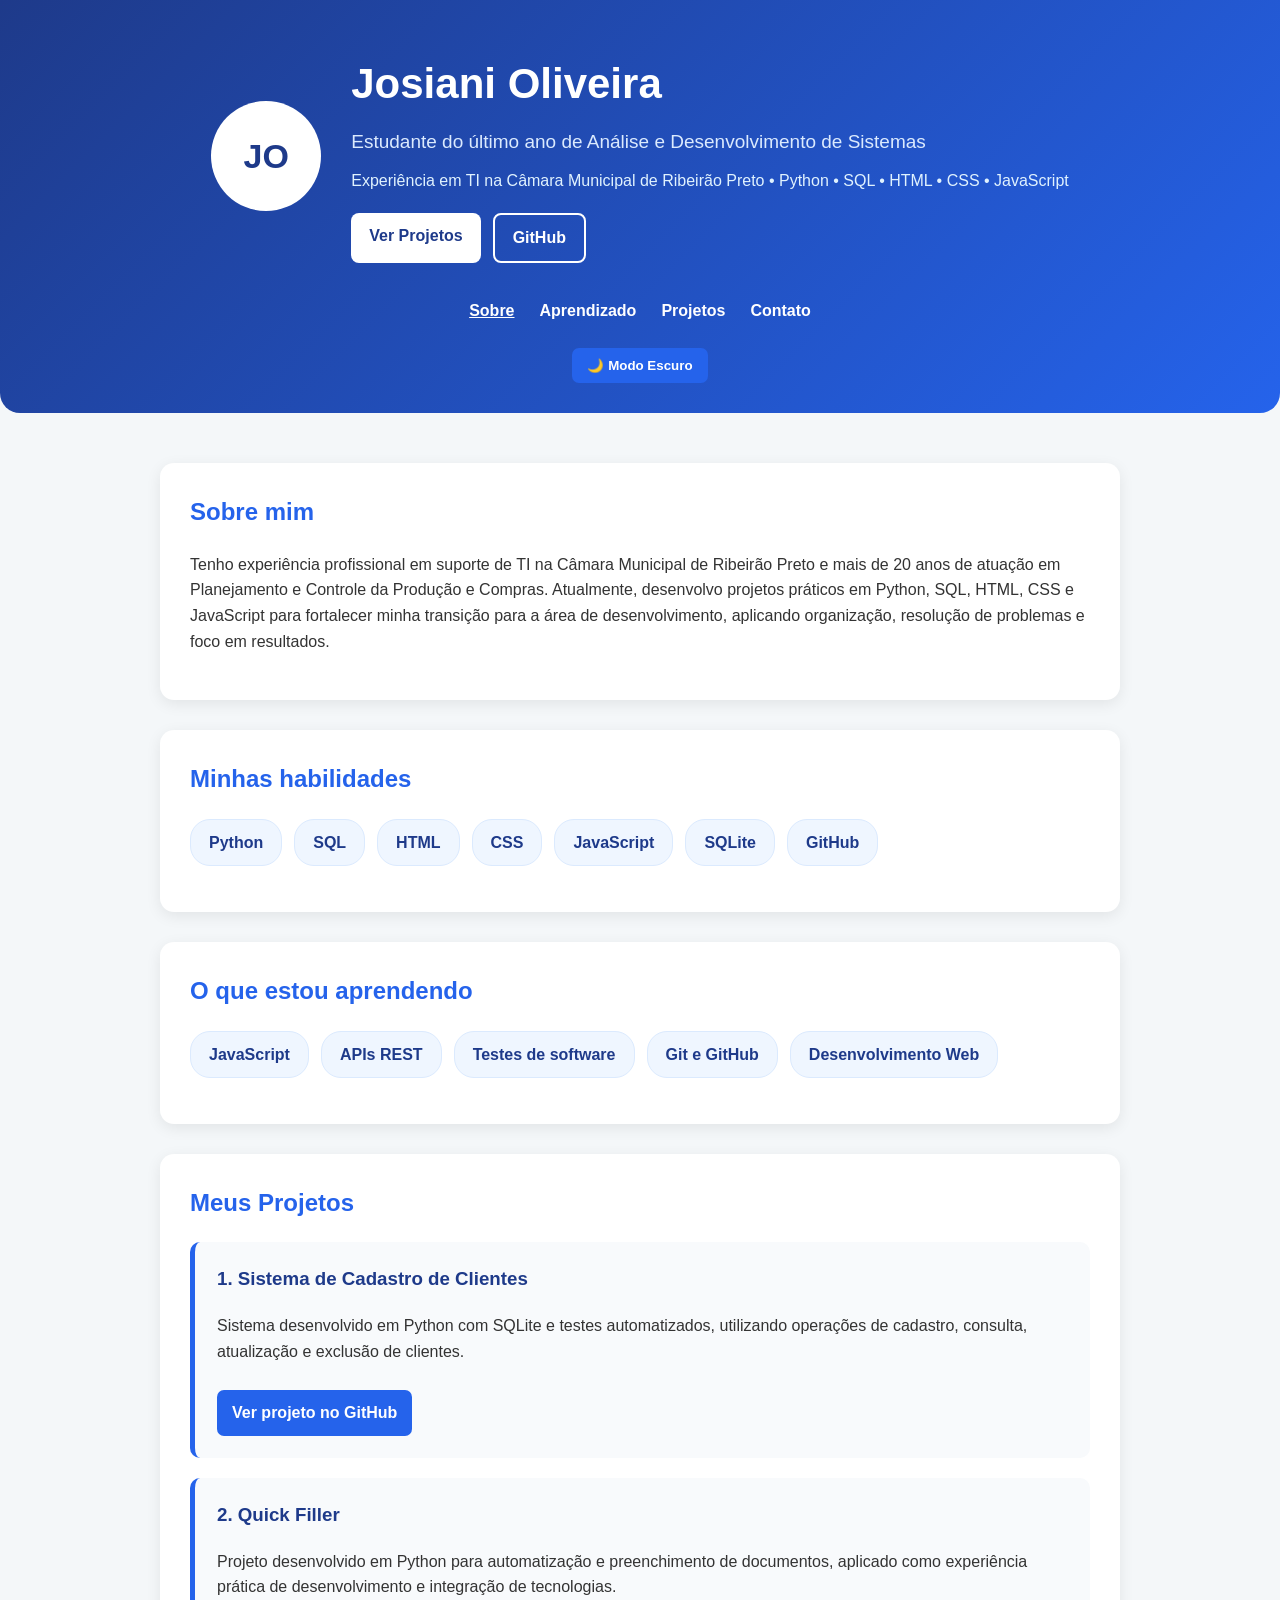
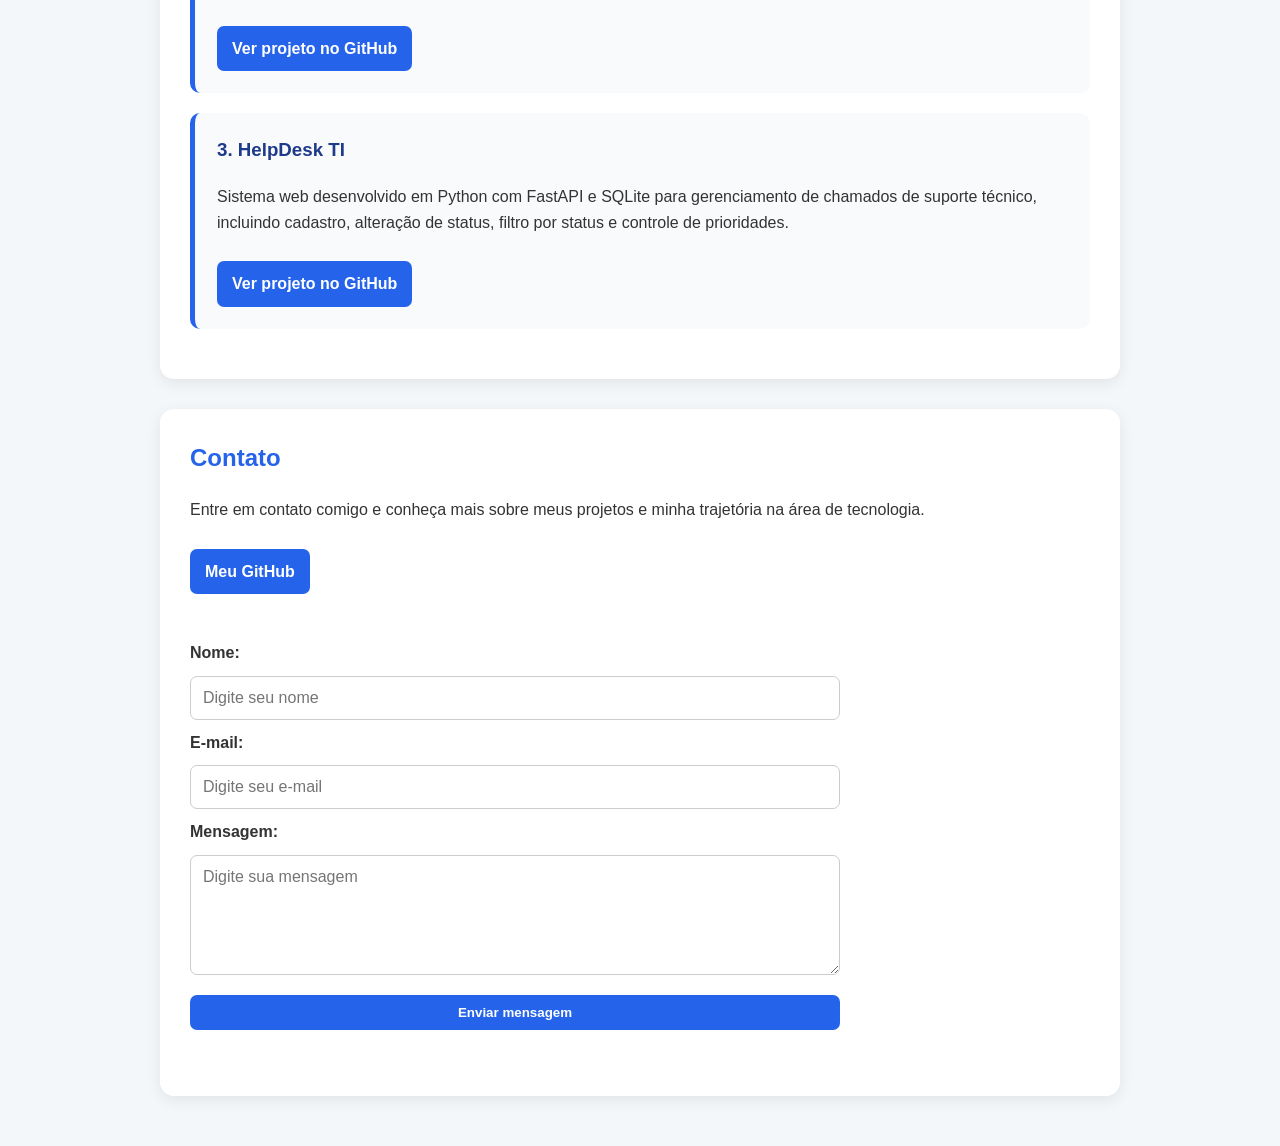
<file: index.html>
<!DOCTYPE html>
<html lang="pt-BR">

<head>
    <meta charset="UTF-8">
    <meta name="viewport" content="width=device-width, initial-scale=1.0">

    <link rel="stylesheet" href="style.css">

    <title>Portfólio - Josiani Oliveira</title>
</head>

<body>

    <header class="hero">

        <div class="hero-conteudo">

            <div class="avatar">
                JO
            </div>

            <div>

                <h1>Josiani Oliveira</h1>

                <p class="apresentacao">
                    Estudante do último ano de Análise e Desenvolvimento de Sistemas
                </p>

                <p class="objetivo">
                    Experiência em TI na Câmara Municipal de Ribeirão Preto •
                    Python • SQL • HTML • CSS • JavaScript
                </p>

                <div class="hero-botoes">

                    <a href="#projetos" class="btn">
                        Ver Projetos
                    </a>

                    <a href="https://github.com/Josiani1111"
                       target="_blank"
                       rel="noopener noreferrer"
                       class="btn secundario">
                        GitHub
                    </a>

                </div>

            </div>

        </div>


        <nav>

            <a href="#sobre" class="menu-link">Sobre</a>

            <a href="#aprendendo" class="menu-link">
                Aprendizado
            </a>

            <a href="#projetos" class="menu-link">
                Projetos
            </a>

            <a href="#contato" class="menu-link">
                Contato
            </a>

        </nav>


        <button id="tema">
            🌙 Modo Escuro
        </button>

    </header>


    <main>

        <section id="sobre" class="revelar">

            <h2>Sobre mim</h2>

            <p>
                Tenho experiência profissional em suporte de TI na Câmara Municipal
                de Ribeirão Preto e mais de 20 anos de atuação em Planejamento
                e Controle da Produção e Compras. 

                Atualmente, desenvolvo projetos práticos em Python, SQL, HTML, CSS
                e JavaScript para fortalecer minha transição para a área de
                desenvolvimento, aplicando organização, resolução de problemas
                e foco em resultados.
            </p>

        </section>


        <section class="revelar">

            <h2>Minhas habilidades</h2>

            <ul>

                <li>Python</li>
                <li>SQL</li>
                <li>HTML</li>
                <li>CSS</li>
                <li>JavaScript</li>
                <li>SQLite</li>
                <li>GitHub</li>

            </ul>

        </section>


        <section id="aprendendo" class="revelar">

            <h2>O que estou aprendendo</h2>

            <ul>

                <li>JavaScript</li>
                <li>APIs REST</li>
                <li>Testes de software</li>
                <li>Git e GitHub</li>
                <li>Desenvolvimento Web</li>

            </ul>

        </section>


        <section id="projetos" class="revelar">

            <h2>Meus Projetos</h2>


            <div class="projeto">

                <h3>
                    1. Sistema de Cadastro de Clientes
                </h3>

                <p>
                    Sistema desenvolvido em Python com SQLite e testes
                    automatizados, utilizando operações de cadastro,
                    consulta, atualização e exclusão de clientes.
                </p>

                <a href="https://github.com/Josiani1111/novo_desafio"
                   target="_blank"
                   rel="noopener noreferrer">
                    Ver projeto no GitHub
                </a>

            </div>


            <div class="projeto">

                <h3>
                    2. Quick Filler
                </h3>

                <p>
                    Projeto desenvolvido em Python para automatização
                    e preenchimento de documentos, aplicado como experiência
                    prática de desenvolvimento e integração de tecnologias.
                </p>

                <a href="https://github.com/Josiani1111/desafio-quick-filler"
                   target="_blank"
                   rel="noopener noreferrer">
                    Ver projeto no GitHub
                </a>

            </div>
                        <div class="projeto">

                <h3>
                    3. HelpDesk TI
                </h3>

                <p>
                    Sistema web desenvolvido em Python com FastAPI e SQLite
                    para gerenciamento de chamados de suporte técnico,
                    incluindo cadastro, alteração de status, filtro por status
                    e controle de prioridades.
                </p>

                <a href="https://github.com/Josiani1111/helpdesk-ti"
                   target="_blank"
                   rel="noopener noreferrer">
                    Ver projeto no GitHub
                </a>

            </div>

        </section>


        <section id="contato" class="revelar">

            <h2>Contato</h2>

            <p>
                Entre em contato comigo e conheça mais sobre meus projetos
                e minha trajetória na área de tecnologia.
            </p>


            <a href="https://github.com/Josiani1111"
               target="_blank"
               rel="noopener noreferrer">
                Meu GitHub
            </a>

            <br><br>


            <form
                id="formularioContato"
                action="https://formspree.io/f/xaeybbgj"
                method="POST"
            >

                <label for="nome">
                    Nome:
                </label>

                <input
                    type="text"
                    id="nome"
                    name="nome"
                    placeholder="Digite seu nome"
                    required
                >


                <label for="email">
                    E-mail:
                </label>

                <input
                    type="email"
                    id="email"
                    name="email"
                    placeholder="Digite seu e-mail"
                    required
                >


                <label for="mensagem">
                    Mensagem:
                </label>

                <textarea
                    id="mensagem"
                    name="mensagem"
                    placeholder="Digite sua mensagem"
                    required
                ></textarea>


                <button type="submit">
                    Enviar mensagem
                </button>


                <p id="mensagemFormulario"></p>

            </form>

        </section>

    </main>


    <button id="voltarTopo" title="Voltar ao topo">
        ↑
    </button>


    <script src="script.js"></script>

</body>

</html>
</file>
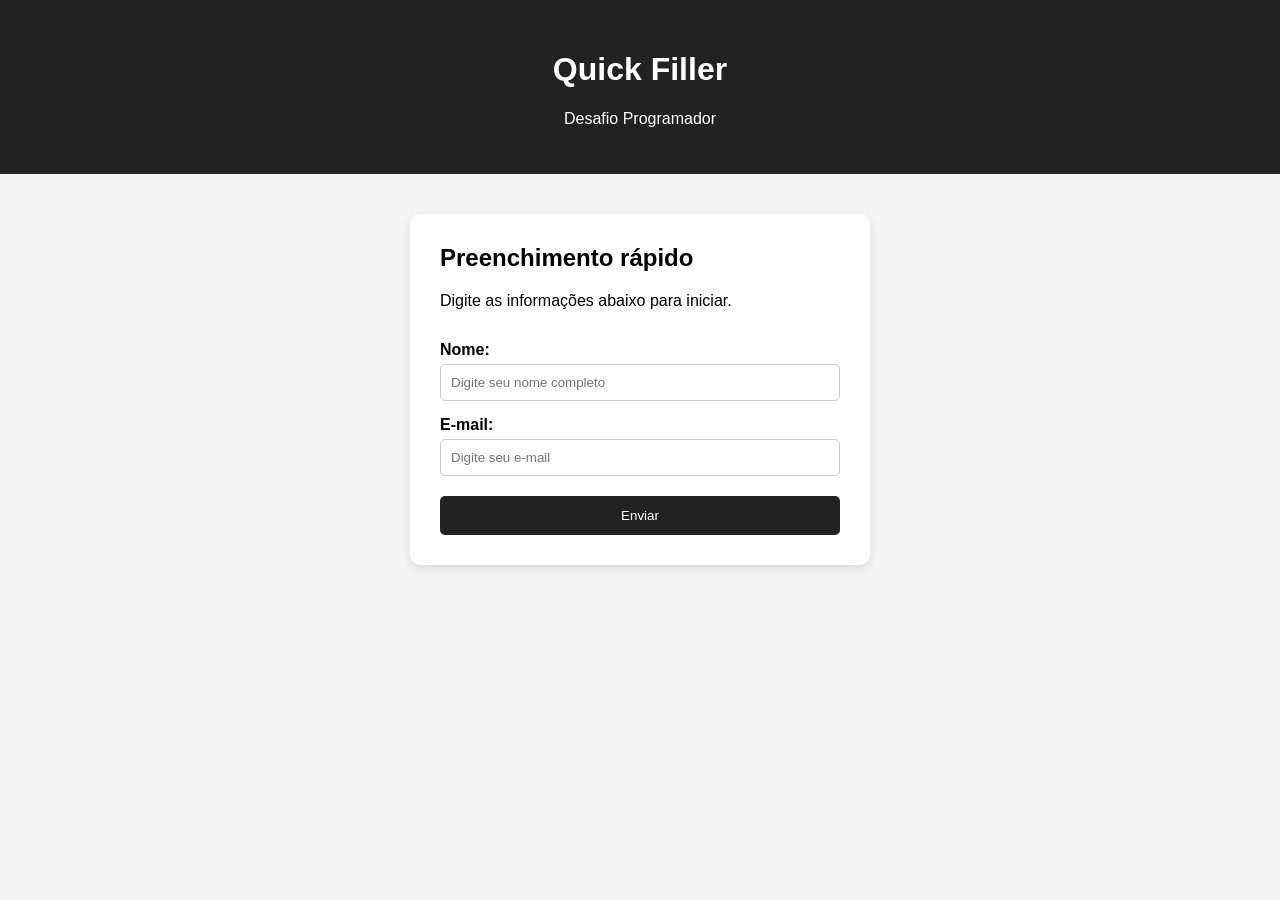
<file: templates/index.html>
<!DOCTYPE html>
<html lang="pt-BR">

<head>
    <meta charset="UTF-8">
    <meta name="viewport" content="width=device-width, initial-scale=1.0">
    <title>Quick Filler</title>

    <link rel="stylesheet" href="/static/style.css">
</head>

<body>

    <header>
        <h1>Quick Filler</h1>
        <p>Desafio Programador</p>
    </header>

    <main>

        <div class="card">

            <h2>Preenchimento rápido</h2>

            <p>Digite as informações abaixo para iniciar.</p>

            <form action="/enviar" method="post">

                <label for="nome">Nome:</label>
                <input
                    type="text"
                    id="nome"
                    name="nome"
                    placeholder="Digite seu nome completo"
                    required
                >

                <label for="email">E-mail:</label>
                <input
                    type="email"
                    id="email"
                    name="email"
                    placeholder="Digite seu e-mail"
                    required
                >

                <button type="submit">Enviar</button>

            </form>

        </div>

    </main>

</body>

</html>
</file>
<file: style.css>
/* ========================================
   CONFIGURAÇÃO GERAL
======================================== */

* {
    box-sizing: border-box;
}

html {
    scroll-behavior: smooth;
}

body {
    font-family: Arial, sans-serif;
    background-color: #f4f7f9;
    color: #333;
    margin: 0;
    line-height: 1.6;
    transition: background-color 0.3s ease, color 0.3s ease;
}


/* ========================================
   CABEÇALHO
======================================== */

.hero {
    background: linear-gradient(135deg, #1e3a8a, #2563eb);
    color: white;
    padding: 50px 30px 30px;
    text-align: center;
    border-radius: 0 0 20px 20px;
}

.hero-conteudo {
    max-width: 1000px;
    margin: 0 auto;
    display: flex;
    align-items: center;
    justify-content: center;
    gap: 30px;
    text-align: left;
}

.avatar {
    width: 110px;
    height: 110px;
    border-radius: 50%;
    background-color: white;
    color: #1e3a8a;
    display: flex;
    align-items: center;
    justify-content: center;
    font-size: 34px;
    font-weight: bold;
    flex-shrink: 0;
}

.hero h1 {
    color: white;
    font-size: 42px;
    margin: 0 0 10px;
}

.apresentacao {
    color: #dbeafe;
    font-size: 19px;
    margin: 0 0 10px;
}

.objetivo {
    color: #e0f2fe;
    font-size: 16px;
    margin: 0 0 20px;
}


/* ========================================
   BOTÕES DO CABEÇALHO
======================================== */

.hero-botoes {
    display: flex;
    gap: 12px;
    flex-wrap: wrap;
}

.btn {
    display: inline-block;
    background-color: white;
    color: #1e3a8a;
    padding: 10px 18px;
    border-radius: 8px;
    text-decoration: none;
    font-weight: bold;
    transition: transform 0.3s ease, background-color 0.3s ease;
}

.btn:hover {
    transform: translateY(-2px);
    background-color: #dbeafe;
}

.btn.secundario {
    background-color: transparent;
    color: white;
    border: 2px solid white;
}

.btn.secundario:hover {
    background-color: white;
    color: #1e3a8a;
}


/* ========================================
   MENU
======================================== */

nav {
    margin-top: 35px;
    display: flex;
    justify-content: center;
    gap: 25px;
    flex-wrap: wrap;
}

nav a {
    color: white;
    font-weight: bold;
    text-decoration: none;
}

nav a:hover,
nav a.ativo {
    text-decoration: underline;
}


/* ========================================
   BOTÃO MODO ESCURO
======================================== */

#tema {
    margin-top: 25px;
}


/* ========================================
   ÁREA PRINCIPAL
======================================== */

main {
    max-width: 1000px;
    margin: 0 auto;
    padding: 20px;
}


/* ========================================
   SEÇÕES
======================================== */

section {
    background-color: white;
    margin: 30px 0;
    padding: 30px;
    border-radius: 14px;
    box-shadow: 0 4px 15px rgba(0, 0, 0, 0.08);
}

h2 {
    color: #2563eb;
    margin-top: 0;
    margin-bottom: 20px;
}

h3 {
    color: #1e3a8a;
}


/* ========================================
   LISTAS DE HABILIDADES
======================================== */

ul {
    display: flex;
    gap: 12px;
    flex-wrap: wrap;
    padding: 0;
    list-style: none;
}

li {
    background-color: #eff6ff;
    color: #1e3a8a;
    padding: 10px 18px;
    border-radius: 20px;
    font-weight: bold;
    border: 1px solid #dbeafe;
}


/* ========================================
   PROJETOS
======================================== */

.projeto {
    background-color: #f8fafc;
    padding: 22px;
    margin: 20px 0;
    border-radius: 10px;
    border-left: 5px solid #2563eb;
    transition: transform 0.3s ease, box-shadow 0.3s ease;
}

.projeto:hover {
    transform: translateY(-4px);
    box-shadow: 0 8px 20px rgba(0, 0, 0, 0.10);
}

.projeto h3 {
    margin-top: 0;
}

.projeto a,
#contato > a {
    display: inline-block;
    background-color: #2563eb;
    color: white;
    padding: 10px 15px;
    border-radius: 7px;
    text-decoration: none;
    font-weight: bold;
    margin-top: 10px;
}

.projeto a:hover,
#contato > a:hover {
    background-color: #1e3a8a;
}


/* ========================================
   BOTÕES
======================================== */

button {
    background-color: #2563eb;
    color: white;
    padding: 10px 15px;
    border: none;
    border-radius: 7px;
    cursor: pointer;
    font-weight: bold;
    transition: background-color 0.3s ease, transform 0.3s ease;
}

button:hover {
    background-color: #1e3a8a;
    transform: scale(1.03);
}


/* ========================================
   FORMULÁRIO DE CONTATO
======================================== */

#formularioContato {
    display: flex;
    flex-direction: column;
    gap: 10px;
    max-width: 650px;
    margin-top: 20px;
}

#formularioContato label {
    font-weight: bold;
}

#formularioContato input,
#formularioContato textarea {
    padding: 12px;
    border: 1px solid #ccc;
    border-radius: 7px;
    font-family: Arial, sans-serif;
    font-size: 16px;
}

#formularioContato input:focus,
#formularioContato textarea:focus {
    outline: none;
    border-color: #2563eb;
    box-shadow: 0 0 0 2px #dbeafe;
}

#formularioContato textarea {
    min-height: 120px;
    resize: vertical;
}

#formularioContato button {
    margin-top: 10px;
}


/* ========================================
   ANIMAÇÃO DAS SEÇÕES
======================================== */

.revelar {
    opacity: 0;
    transform: translateY(30px);
    transition: opacity 0.8s ease, transform 0.8s ease;
}

.revelar.ativo {
    opacity: 1;
    transform: translateY(0);
}


/* ========================================
   BOTÃO VOLTAR AO TOPO
======================================== */

#voltarTopo {
    display: none;
    position: fixed;
    bottom: 20px;
    right: 20px;
    width: 45px;
    height: 45px;
    padding: 0;
    border-radius: 50%;
    font-size: 22px;
    z-index: 1000;
}


/* ========================================
   MENSAGEM DO FORMULÁRIO
======================================== */

#mensagemFormulario {
    font-weight: bold;
    margin-top: 10px;
}

.sucesso {
    color: green;
}

.erro {
    color: red;
}


/* ========================================
   MODO ESCURO
======================================== */

.dark {
    background-color: #111827;
    color: white;
}

.dark section {
    background-color: #1f2937;
}

.dark h2 {
    color: #60a5fa;
}

.dark h3 {
    color: #93c5fd;
}

.dark li {
    background-color: #374151;
    color: #dbeafe;
    border-color: #4b5563;
}

.dark .projeto {
    background-color: #111827;
}

.dark #formularioContato input,
.dark #formularioContato textarea {
    background-color: #374151;
    color: white;
    border-color: #6b7280;
}


/* ========================================
   RESPONSIVIDADE
======================================== */

@media (max-width: 768px) {

    .hero {
        padding: 35px 20px 25px;
    }

    .hero-conteudo {
        flex-direction: column;
        text-align: center;
    }

    .hero h1 {
        font-size: 34px;
    }

    .apresentacao {
        font-size: 17px;
    }

    .hero-botoes {
        justify-content: center;
    }

    nav {
        flex-direction: column;
        gap: 10px;
    }

    main {
        padding: 15px;
    }

    section {
        padding: 22px;
    }

    ul {
        justify-content: center;
    }

    #formularioContato {
        max-width: 100%;
    }
}
</file>
<file: static/style.css>
body {
    font-family: Arial, sans-serif;
    margin: 0;
    background-color: #f4f4f4;
}

header {
    background-color: #222;
    color: white;
    text-align: center;
    padding: 30px;
}

main {
    display: flex;
    justify-content: center;
    margin-top: 40px;
}

.card {
    background-color: white;
    width: 400px;
    padding: 30px;
    border-radius: 10px;
    box-shadow: 0 4px 10px rgba(0, 0, 0, 0.1);
}

h2 {
    margin-top: 0;
}

form {
    display: flex;
    flex-direction: column;
}

label {
    margin-top: 15px;
    margin-bottom: 5px;
    font-weight: bold;
}

input {
    padding: 10px;
    border: 1px solid #ccc;
    border-radius: 5px;
}

button {
    margin-top: 20px;
    padding: 12px;
    border: none;
    border-radius: 5px;
    background-color: #222;
    color: white;
    cursor: pointer;
}

button:hover {
    opacity: 0.8;
}

.erro {
    color: red;
    font-weight: bold;
    margin-top: 15px;
}
</file>
